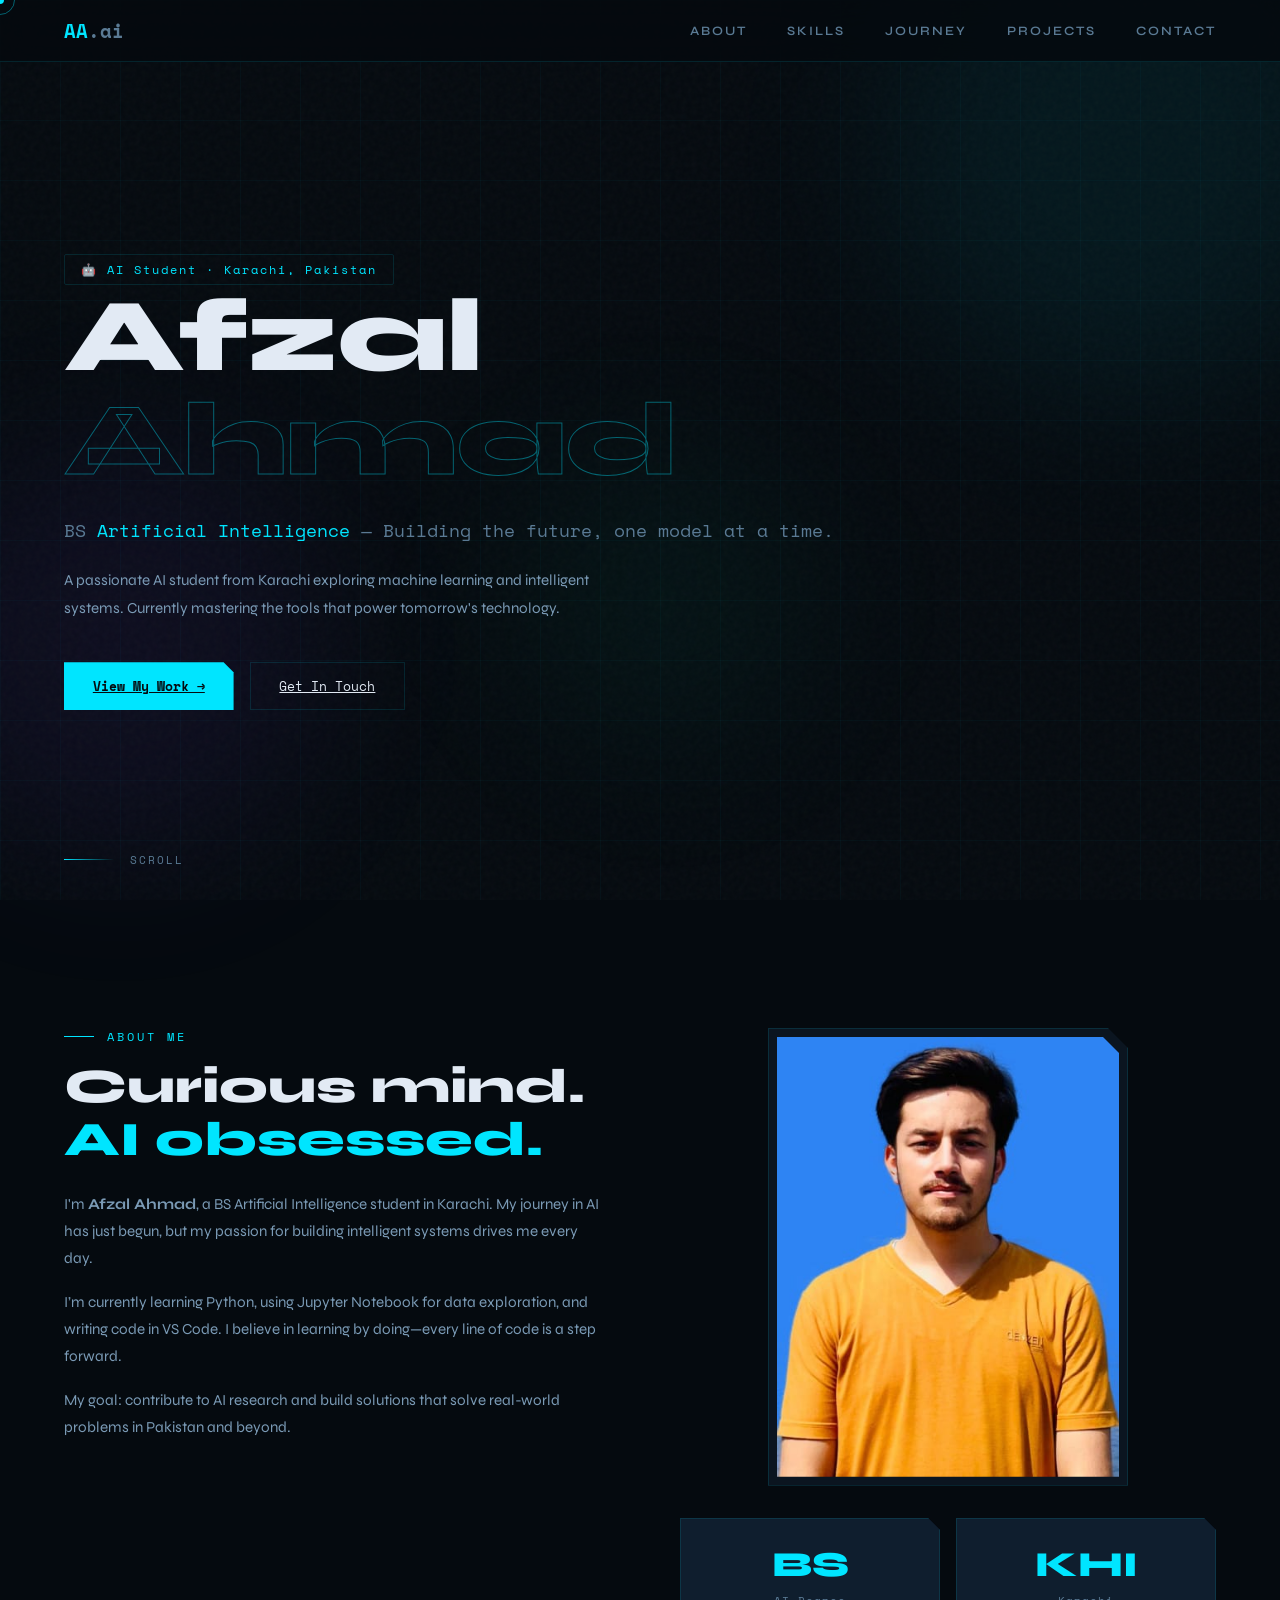
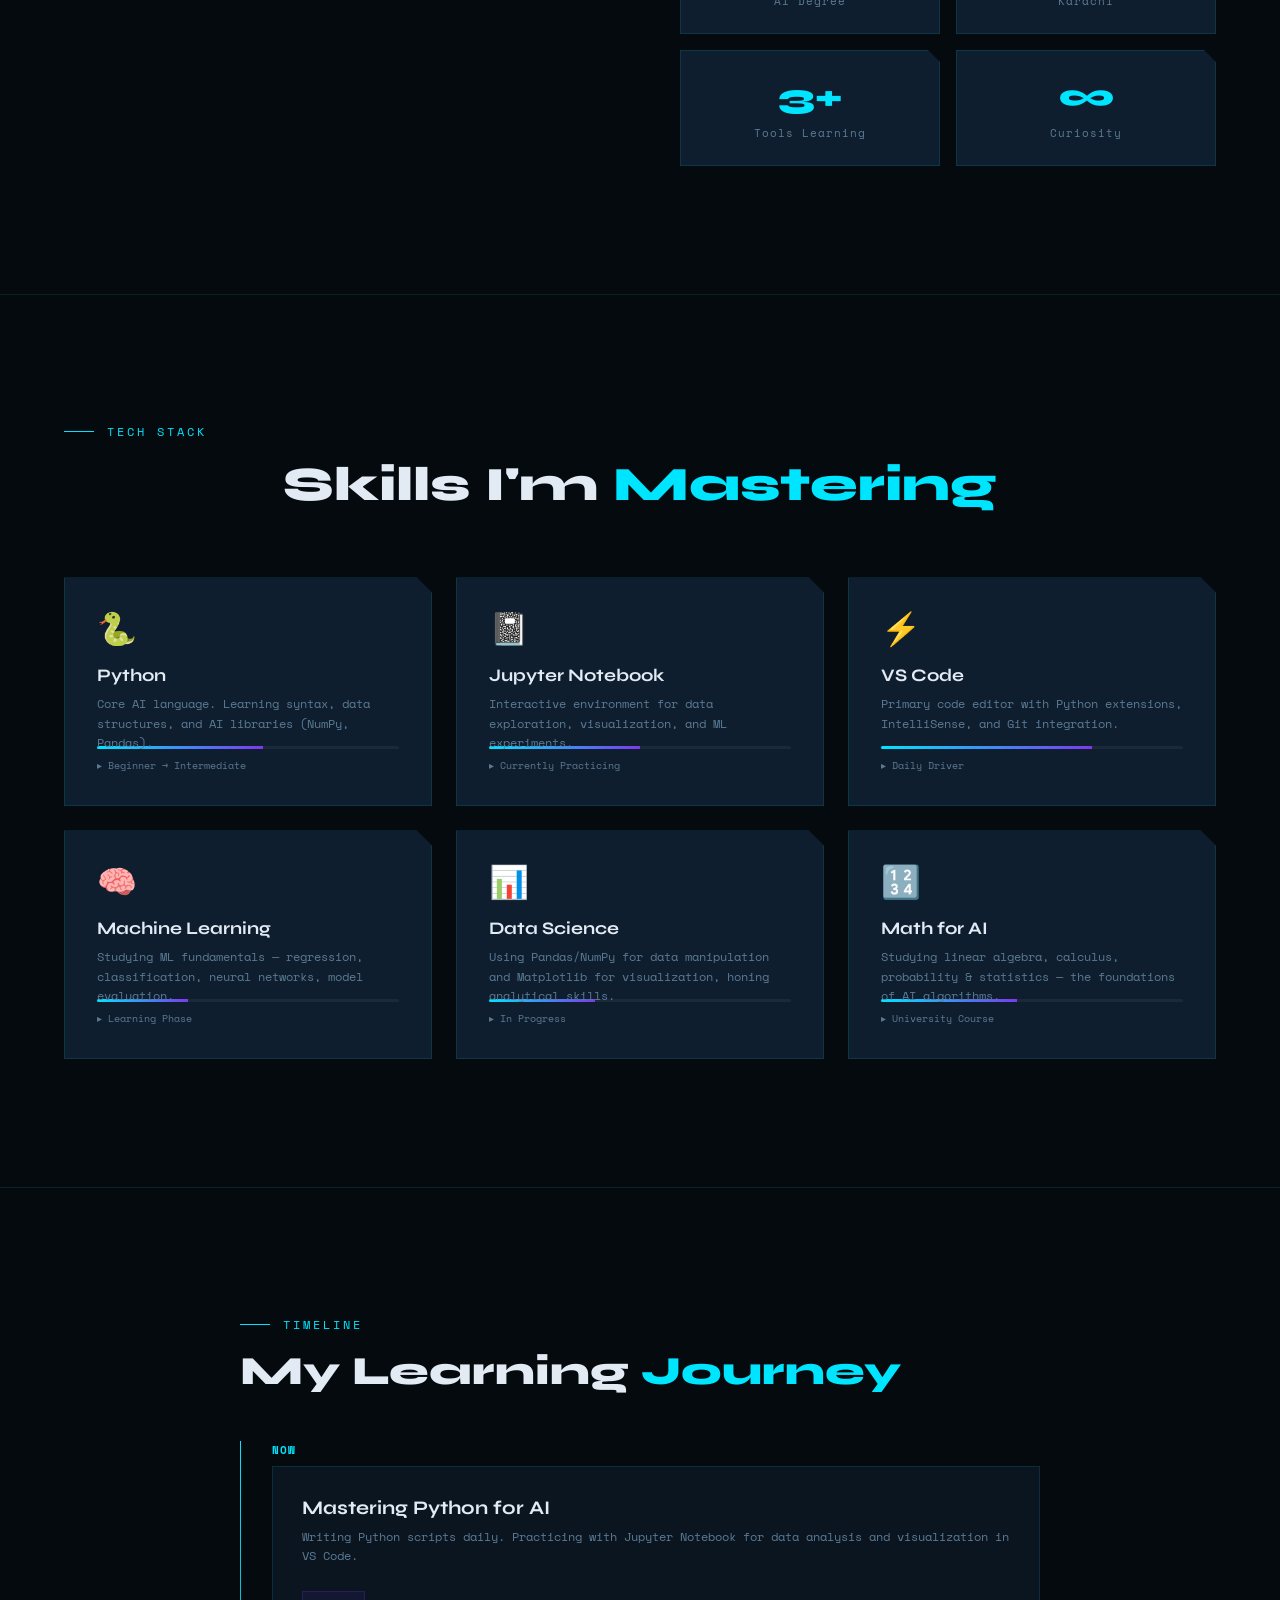
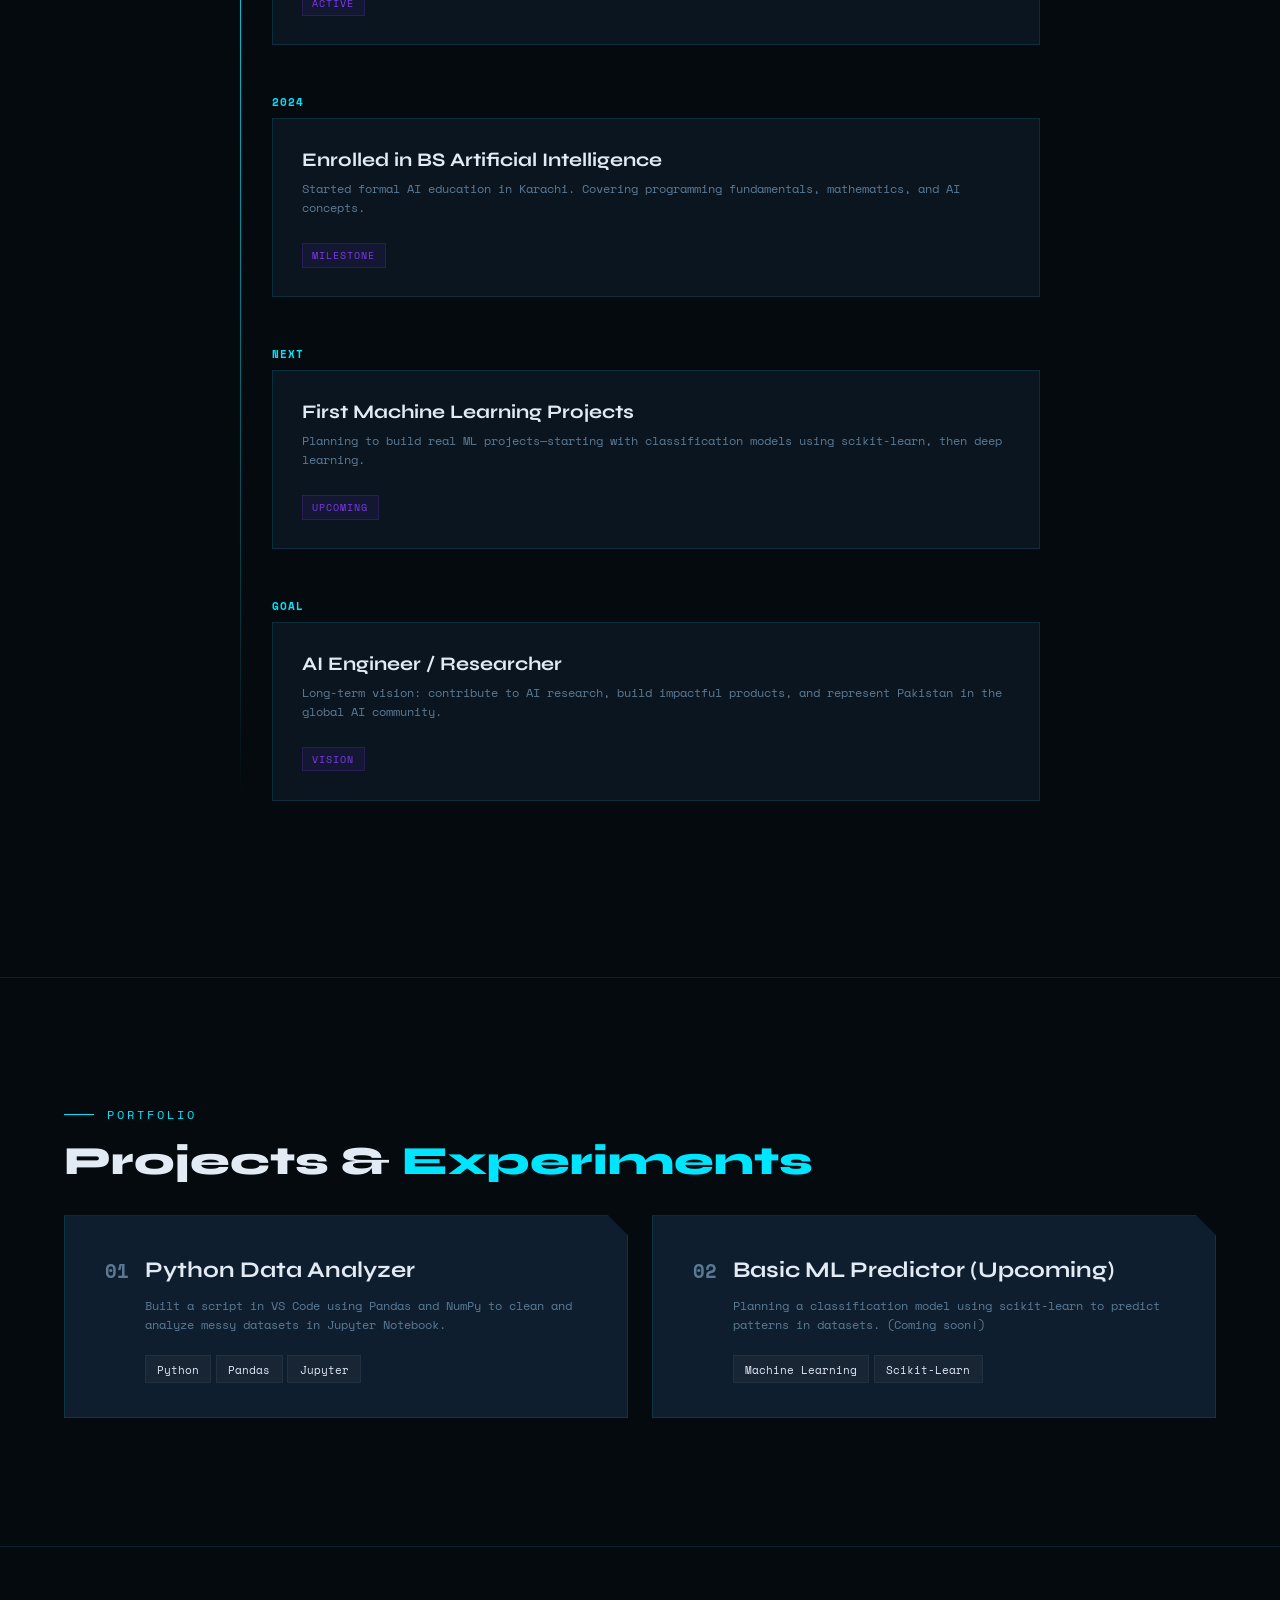
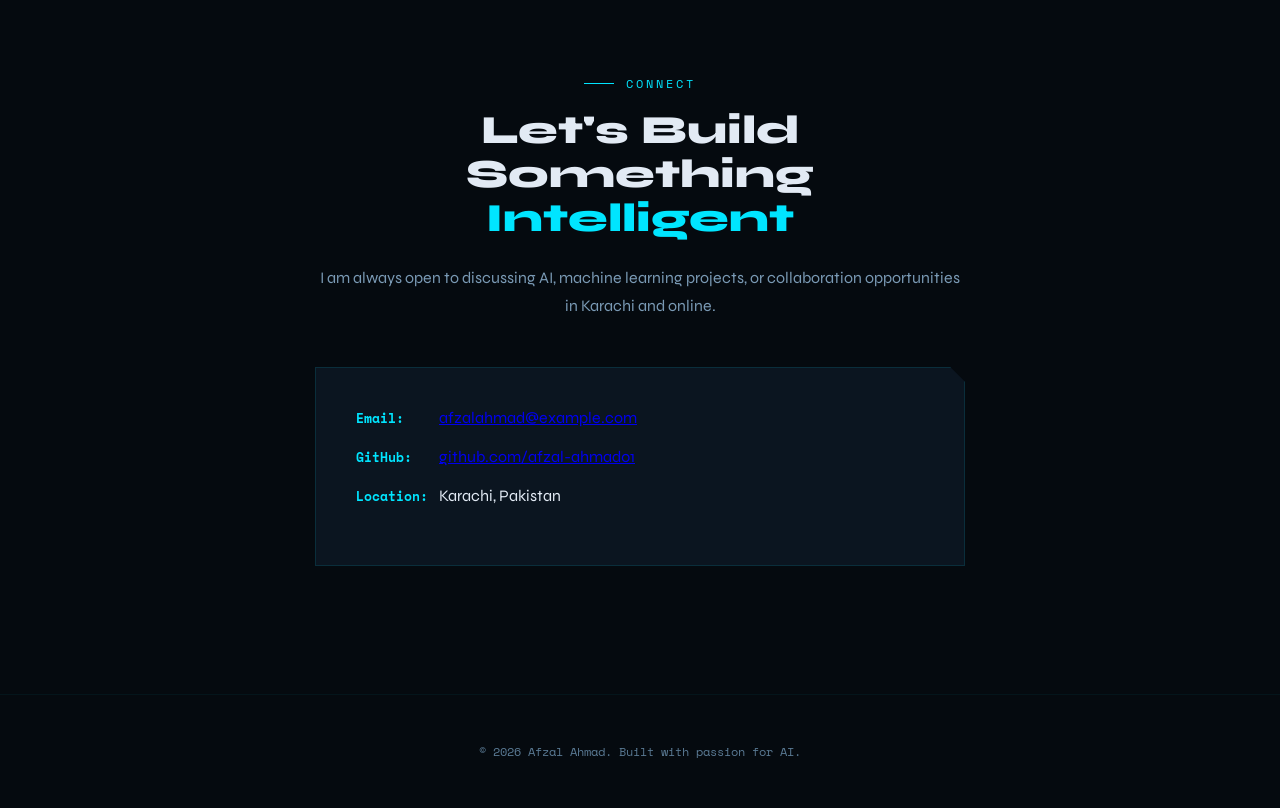
<file: index.html>
<!-- index.html -->
<!DOCTYPE html>
<html lang="en">
<head>
  <meta charset="UTF-8" />
  <meta name="viewport" content="width=device-width, initial-scale=1.0"/>
  <title>Afzal Ahmad — AI Portfolio</title>
  <!-- Google Fonts for Syne and Space Mono -->
  <link href="https://fonts.googleapis.com/css2?family=Space+Mono:ital,wght@0,400;0,700;1,400&family=Syne:wght@400;600;700;800&display=swap" rel="stylesheet"/>
  <link rel="stylesheet" href="style.css"/>
</head>
<body>

  <!-- Background layers: CSS grid pattern and blurred neon orbs -->
  <div class="grid-bg"></div>
  <div class="orb orb-1"></div>
  <div class="orb orb-2"></div>
  <div class="orb orb-3"></div>

  <!-- Custom cursor elements -->
  <div class="cursor" id="cursor"></div>
  <div class="cursor-ring" id="cursorRing"></div>

  <!-- NAVIGATION -->
  <nav>
    <div class="nav-logo">AA<span>.ai</span></div>
    <div class="nav-links">
      <a href="#about">About</a>
      <a href="#skills">Skills</a>
      <a href="#learning">Journey</a>
      <a href="#projects">Projects</a>
      <a href="#contact">Contact</a>
    </div>
  </nav>

  <!-- HERO SECTION -->
  <section id="hero">
    <div class="hero-inner">
      <div class="hero-tag">🤖 AI Student · Karachi, Pakistan</div>
      <h1 class="hero-name">
        Afzal
        <span class="line2">Ahmad</span> <!-- Second line stroked using CSS -->
      </h1>
      <p class="hero-sub">BS <span>Artificial Intelligence</span> — Building the future, one model at a time.</p>
      <p class="hero-desc">
        A passionate AI student from Karachi exploring machine learning and intelligent systems. Currently mastering the tools that power tomorrow's technology.
      </p>
      <div class="hero-ctas">
        <a href="#projects" class="btn-primary">
          View My Work →
        </a>
        <a href="#contact" class="btn-secondary">Get In Touch</a>
      </div>
    </div>
    <div class="scroll-indicator">
      <div class="scroll-line"></div>
      SCROLL
    </div>
  </section>

  <!-- ABOUT SECTION -->
  <section id="about">
    <div class="about-left">
      <p class="section-label">About Me</p>
      <h2 class="about-title">Curious mind.<br><em>AI obsessed.</em></h2>
      <div class="about-text">
        <p>I'm <strong>Afzal Ahmad</strong>, a BS Artificial Intelligence student in Karachi. My journey in AI has just begun, but my passion for building intelligent systems drives me every day.</p>
        <p>I’m currently learning Python, using Jupyter Notebook for data exploration, and writing code in VS Code. I believe in learning by doing—every line of code is a step forward.</p>
        <p>My goal: contribute to AI research and build solutions that solve real-world problems in Pakistan and beyond.</p>
      </div>
    </div>
    <div class="about-right-wrapper">
      <!-- Profile image with clipped corner -->
      <div class="profile-image-container">
        <!-- Put your profile image in the same folder as index.html -->
        <img src="profile.jpeg" alt="Afzal Ahmad" class="profile-img">
      </div>
      <div class="about-stats">
        <div class="stat-card">
          <div class="stat-num">BS</div>
          <div class="stat-label">AI Degree</div>
        </div>
        <div class="stat-card">
          <div class="stat-num">KHI</div>
          <div class="stat-label">Karachi</div>
        </div>
        <div class="stat-card">
          <div class="stat-num">3+</div>
          <div class="stat-label">Tools Learning</div>
        </div>
        <div class="stat-card">
          <div class="stat-num">∞</div>
          <div class="stat-label">Curiosity</div>
        </div>
      </div>
    </div>
  </section>

  <!-- SKILLS SECTION -->
  <section id="skills">
    <div class="skills-header">
      <p class="section-label center">Tech Stack</p>
      <h2 class="skills-title">Skills I'm <em>Mastering</em></h2>
    </div>
    <div class="skills-grid">
      <div class="skill-card">
        <div class="skill-icon">🐍</div>
        <div class="skill-name">Python</div>
        <div class="skill-desc">Core AI language. Learning syntax, data structures, and AI libraries (NumPy, Pandas).</div>
        <div class="skill-bar-wrap"><div class="skill-bar" style="width:55%"></div></div>
        <div class="skill-level">▸ Beginner → Intermediate</div>
      </div>
      <div class="skill-card">
        <div class="skill-icon">📓</div>
        <div class="skill-name">Jupyter Notebook</div>
        <div class="skill-desc">Interactive environment for data exploration, visualization, and ML experiments.</div>
        <div class="skill-bar-wrap"><div class="skill-bar" style="width:50%"></div></div>
        <div class="skill-level">▸ Currently Practicing</div>
      </div>
      <div class="skill-card">
        <div class="skill-icon">⚡</div>
        <div class="skill-name">VS Code</div>
        <div class="skill-desc">Primary code editor with Python extensions, IntelliSense, and Git integration.</div>
        <div class="skill-bar-wrap"><div class="skill-bar" style="width:70%"></div></div>
        <div class="skill-level">▸ Daily Driver</div>
      </div>
      <div class="skill-card">
        <div class="skill-icon">🧠</div>
        <div class="skill-name">Machine Learning</div>
        <div class="skill-desc">Studying ML fundamentals — regression, classification, neural networks, model evaluation.</div>
        <div class="skill-bar-wrap"><div class="skill-bar" style="width:30%"></div></div>
        <div class="skill-level">▸ Learning Phase</div>
      </div>
      <div class="skill-card">
        <div class="skill-icon">📊</div>
        <div class="skill-name">Data Science</div>
        <div class="skill-desc">Using Pandas/NumPy for data manipulation and Matplotlib for visualization, honing analytical skills.</div>
        <div class="skill-bar-wrap"><div class="skill-bar" style="width:35%"></div></div>
        <div class="skill-level">▸ In Progress</div>
      </div>
      <div class="skill-card">
        <div class="skill-icon">🔢</div>
        <div class="skill-name">Math for AI</div>
        <div class="skill-desc">Studying linear algebra, calculus, probability & statistics — the foundations of AI algorithms.</div>
        <div class="skill-bar-wrap"><div class="skill-bar" style="width:45%"></div></div>
        <div class="skill-level">▸ University Course</div>
      </div>
    </div>
  </section>

  <!-- TIMELINE SECTION -->
  <section id="learning">
    <div class="learning-inner">
      <p class="section-label">Timeline</p>
      <h2 class="about-title" style="font-size:2.5rem">My Learning <em>Journey</em></h2>
      <div class="timeline">
        <div class="timeline-item">
          <div class="timeline-date">NOW</div>
          <div class="timeline-content">
            <h3>Mastering Python for AI</h3>
            <p>Writing Python scripts daily. Practicing with Jupyter Notebook for data analysis and visualization in VS Code.</p>
            <span class="timeline-tag">ACTIVE</span>
          </div>
        </div>
        <div class="timeline-item">
          <div class="timeline-date">2024</div>
          <div class="timeline-content">
            <h3>Enrolled in BS Artificial Intelligence</h3>
            <p>Started formal AI education in Karachi. Covering programming fundamentals, mathematics, and AI concepts.</p>
            <span class="timeline-tag">MILESTONE</span>
          </div>
        </div>
        <div class="timeline-item">
          <div class="timeline-date">NEXT</div>
          <div class="timeline-content">
            <h3>First Machine Learning Projects</h3>
            <p>Planning to build real ML projects—starting with classification models using scikit-learn, then deep learning.</p>
            <span class="timeline-tag">UPCOMING</span>
          </div>
        </div>
        <div class="timeline-item">
          <div class="timeline-date">GOAL</div>
          <div class="timeline-content">
            <h3>AI Engineer / Researcher</h3>
            <p>Long-term vision: contribute to AI research, build impactful products, and represent Pakistan in the global AI community.</p>
            <span class="timeline-tag">VISION</span>
          </div>
        </div>
      </div>
    </div>
  </section>

  <!-- PROJECTS SECTION -->
  <section id="projects">
    <p class="section-label">Portfolio</p>
    <h2 class="about-title" style="font-size:2.5rem; margin-bottom: 2rem;">Projects &amp; <em>Experiments</em></h2>
    <div class="projects-grid">
      <div class="project-card">
        <div class="project-num">01</div>
        <div class="project-content">
          <h3>Python Data Analyzer</h3>
          <p>Built a script in VS Code using Pandas and NumPy to clean and analyze messy datasets in Jupyter Notebook.</p>
          <div class="project-tech"><span>Python</span><span>Pandas</span><span>Jupyter</span></div>
        </div>
      </div>
      <div class="project-card">
        <div class="project-num">02</div>
        <div class="project-content">
          <h3>Basic ML Predictor (Upcoming)</h3>
          <p>Planning a classification model using scikit-learn to predict patterns in datasets. (Coming soon!)</p>
          <div class="project-tech"><span>Machine Learning</span><span>Scikit-Learn</span></div>
        </div>
      </div>
    </div>
  </section>

  <!-- CONTACT SECTION -->
  <section id="contact">
    <div class="contact-inner">
      <p class="section-label" style="justify-content:center">Connect</p>
      <h2 class="about-title" style="font-size:2.5rem;">Let's Build Something <em>Intelligent</em></h2>
      <p class="contact-desc">I am always open to discussing AI, machine learning projects, or collaboration opportunities in Karachi and online.</p>
      <div class="contact-info">
        <div class="info-item"><strong>Email:</strong> <a href="mailto:afzalahmad@example.com">afzalahmad@example.com</a></div>
        <div class="info-item"><strong>GitHub:</strong> <a href="https://github.com/afzal-ahmad01" target="_blank">github.com/afzal-ahmad01</a></div>
        <div class="info-item"><strong>Location:</strong> Karachi, Pakistan</div>
      </div>
    </div>
  </section>

  <!-- FOOTER -->
  <footer>
    <p>© 2026 <span>Afzal Ahmad</span>. Built with passion for AI.</p>
  </footer>

  <!-- CUSTOM CURSOR SCRIPT -->
  <script>
    // Make the small dot and ring follow the mouse
    const cursor = document.getElementById('cursor');
    const ring = document.getElementById('cursorRing');
    document.addEventListener('mousemove', (e) => {
      // Move cursor dot and ring smoothly
      ring.style.transform = `translate(${e.clientX - 15}px, ${e.clientY - 15}px)`;
      cursor.style.transform = `translate(${e.clientX - 4}px, ${e.clientY - 4}px)`;
    });
    // Hover effects on links and buttons
    document.querySelectorAll('a, button').forEach(el => {
      el.addEventListener('mouseenter', () => {
        ring.style.transform += ' scale(1.5)'; 
        ring.style.borderColor = 'rgba(0,229,255,0.6)';
      });
      el.addEventListener('mouseleave', () => {
        ring.style.transform = ring.style.transform.replace(' scale(1.5)','');
        ring.style.borderColor = 'rgba(0,229,255,0.3)';
      });
    });
  </script>

</body>
</html>
</file>
<file: style.css>
/* style.css */
/* ── Variables for theme colors and fonts ── */
:root {
  --bg: #050a0f;      /* Dark background */
  --surface: #0b1520; /* Slightly lighter surface */
  --card: #0f1e2e;    /* Card background */
  --accent: #00e5ff;  /* Cyan accent */
  --accent2: #7c3aed; /* Purple accent */
  --accent3: #10b981; /* Green accent */
  --text: #e2eaf4;    /* Main text color */
  --muted: #5a7a94;   /* Subdued text */
  --border: rgba(0,229,255,0.12); /* Light border color */
  --glow: 0 0 30px rgba(0,229,255,0.15); /* Shadow for glow effect */
}
/* Reset and base styles */
*, *::before, *::after { margin:0; padding:0; box-sizing:border-box; cursor: none; }
html { scroll-behavior: smooth; background: var(--bg); color: var(--text); }
body { font-family: 'Syne', sans-serif; overflow-x: hidden; position: relative; }

/* Noise overlay (subtle film grain) */
body::before {
  content: '';
  position: fixed; inset: 0;
  /* Fractal noise SVG from CSS Tricks */
  background-image: url("data:image/svg+xml,%3Csvg viewBox='0 0 200 200' xmlns='http://www.w3.org/2000/svg'%3E%3Cfilter id='n'%3E%3CfeTurbulence type='fractalNoise' baseFrequency='0.85' numOctaves='3' stitchTiles='stitch'/%3E%3C/filter%3E%3Crect width='100%25' height='100%25' filter='url(%23n)' opacity='0.03'/%3E%3C/svg%3E");
  pointer-events: none; z-index: -1;
}

/* Grid background: thin neon lines */
.grid-bg {
  position: fixed; inset:0; z-index:-2;
  background-image:
    linear-gradient(rgba(0,229,255,0.03) 1px, transparent 1px),
    linear-gradient(90deg, rgba(0,229,255,0.03) 1px, transparent 1px);
  background-size: 60px 60px;
}

/* Neon orbs (blurred colored circles) */
.orb {
  position: fixed; border-radius: 50%; filter: blur(80px); pointer-events: none; z-index: -1;
}
.orb-1 { width:500px; height:500px; background: rgba(0,229,255,0.06); top:-100px; right:-100px; }
.orb-2 { width:400px; height:400px; background: rgba(124,58,237,0.07); bottom:50px; left:-80px; }
.orb-3 { width:300px; height:300px; background: rgba(16,185,129,0.05); top:50%; left:40%; }

/* Custom cursor elements */
.cursor {
  width:8px; height:8px; background: var(--accent); border-radius:50%;
  position: fixed; z-index:9999; transform: translate(-50%,-50%);
}
.cursor-ring {
  width:30px; height:30px; border:1px solid rgba(0,229,255,0.4); border-radius:50%;
  position: fixed; z-index:9998; transform: translate(-50%,-50%); transition: transform 0.1s ease-out;
}

/* Navigation bar */
nav {
  position: fixed; top:0; left:0; right:0; z-index:100;
  display:flex; justify-content: space-between; align-items:center;
  padding: 1rem 4rem;
  background: rgba(5,10,15,0.85);
  backdrop-filter: blur(20px);
  border-bottom: 1px solid var(--border);
}
.nav-logo {
  font-family: 'Space Mono', monospace;
  font-size:1.2rem; font-weight:800; color: var(--accent);
}
.nav-logo span { color: var(--muted); }
.nav-links { display:flex; gap:2.5rem; }
.nav-links a {
  font-family:'Syne', sans-serif; font-size:0.8rem; font-weight:600;
  letter-spacing:2px; text-transform: uppercase;
  color: var(--muted); text-decoration:none; position:relative; transition: color .3s;
}
.nav-links a::after {
  content: ''; position:absolute; left:0; bottom:-4px;
  height:1px; width:0; background: var(--accent); transition: width .3s;
}
.nav-links a:hover { color: var(--accent); }
.nav-links a:hover::after { width:100%; }

/* HERO SECTION */
#hero { min-height:100vh; display:flex; align-items:center; padding:8rem 4rem 4rem; position:relative; }
.hero-inner { max-width: 900px; }
.hero-tag {
  display:inline-flex; align-items:center; gap:0.6rem;
  font-family:'Space Mono', monospace; font-size:0.75rem; color: var(--accent);
  letter-spacing:2px; border:1px solid var(--border); padding:0.4rem 1rem; border-radius:2px;
}
.hero-name {
  font-size: clamp(3.5rem, 9vw, 6.5rem);
  font-weight:800; line-height:1.0; letter-spacing:-2px;
}
.hero-name .line2 {
  display:block;
  -webkit-text-stroke: 1px rgba(0,229,255,0.4);  /* stroked outline for second line */
  color: transparent;
}
.hero-sub {
  font-family:'Space Mono', monospace; font-size:1.1rem;
  color: var(--muted); margin-top:1.5rem;
}
.hero-sub span { color: var(--accent); }
.hero-desc {
  max-width:550px; color:#7a9ab5; line-height:1.8; margin-top:1.5rem; font-size:0.95rem;
}
.hero-ctas { display:flex; gap:1rem; margin-top:2.5rem; flex-wrap:wrap; }
.btn-primary {
  background: var(--accent); color: #050a0f;
  font-family:'Space Mono', monospace; font-size:0.8rem; font-weight:700;
  padding: 0.85rem 1.8rem; border:none;
  display:inline-flex; align-items:center; gap:0.5rem;
  clip-path: polygon(0 0, calc(100% - 10px) 0, 100% 10px, 100% 100%, 0 100%);
  transition: transform .2s, box-shadow .2s;
}
.btn-primary:hover { transform: translateY(-2px); box-shadow: var(--glow); }
.btn-secondary {
  background: transparent; color: var(--text);
  font-family:'Space Mono', monospace; font-size:0.8rem; border: 1px solid var(--border);
  padding: 0.85rem 1.8rem; transition: border-color .2s, background .2s;
}
.btn-secondary:hover { border-color: var(--accent); background: rgba(0,229,255,0.05); }
.scroll-indicator {
  position: absolute; bottom:2rem; left:4rem;
  display: flex; align-items:center; gap:1rem;
  font-family:'Space Mono', monospace; font-size:0.7rem; color: var(--muted); letter-spacing:2px;
}
.scroll-line {
  width:50px; height:1px; background: linear-gradient(90deg, var(--accent), transparent);
  animation: scrollLine 2s infinite;
}
@keyframes scrollLine {
  0% { transform: scaleX(0); transform-origin:left; }
  50% { transform: scaleX(1); transform-origin:left; }
  51% { transform: scaleX(1); transform-origin:right; }
  100% { transform: scaleX(0); transform-origin:right; }
}

/* ABOUT SECTION */
#about { padding:8rem 4rem; display:grid; grid-template-columns:1fr 1fr; gap:5rem; align-items:start; }
.section-label {
  display:flex; align-items:center; gap:0.8rem;
  font-family:'Space Mono', monospace; font-size:0.75rem; color: var(--accent);
  letter-spacing:3px; text-transform:uppercase; margin-bottom:1rem;
}
.section-label::before {
  content:''; width:30px; height:1px; background: var(--accent);
}
.about-title { font-size: clamp(2rem, 4vw, 3rem); font-weight:800; line-height:1.1; margin-bottom:1.5rem; }
.about-title em { color: var(--accent); font-style:normal; }
.about-text { color:#7a9ab5; line-height:1.8; font-size:0.95rem; }
.about-text p { margin-bottom:1rem; }
.about-right-wrapper { display:flex; flex-direction:column; gap:2rem; }
.profile-image-container {
  max-width: 360px; margin:0 auto; position:relative;
  clip-path: polygon(0 0, calc(100% - 20px) 0, 100% 20px, 100% 100%, 0 100%);
  border: 1px solid var(--border); padding: 8px; background: var(--surface);
  box-shadow: 0 10px 30px rgba(0,0,0,0.3);
}
.profile-img {
  width:100%; display:block;
  clip-path: polygon(0 0, calc(100% - 16px) 0, 100% 16px, 100% 100%, 0 100%);
}
.about-stats { display:grid; grid-template-columns: 1fr 1fr; gap:1rem; }
.stat-card {
  background: var(--card); border:1px solid var(--border); padding:1.5rem;
  clip-path: polygon(0 0, calc(100% - 12px) 0, 100% 12px, 100% 100%, 0 100%);
  text-align:center;
}
.stat-num { font-size:2.2rem; font-weight:800; color: var(--accent); }
.stat-label {
  font-family:'Space Mono', monospace; font-size:0.7rem; color: var(--muted);
  letter-spacing:1px; margin-top:0.4rem;
}

/* SKILLS SECTION */
#skills { padding:8rem 4rem; border-top:1px solid var(--border); }
.skills-header { text-align:center; margin-bottom:4rem; }
.skills-title { font-size: clamp(2rem, 4vw, 3rem); font-weight:800; }
.skills-title em { color: var(--accent); font-style:normal; }
.skills-grid {
  display:grid; grid-template-columns: repeat(auto-fit, minmax(280px, 1fr)); gap:1.5rem;
}
.skill-card {
  background: var(--card); border:1px solid var(--border); padding:2rem;
  transition: transform .3s, border-color .3s, box-shadow .3s;
  clip-path: polygon(0 0, calc(100% - 15px) 0, 100% 15px, 100% 100%, 0 100%);
}
.skill-card:hover {
  transform: translateY(-5px); border-color: var(--accent); box-shadow: var(--glow);
}
.skill-icon { font-size:2rem; margin-bottom:1rem; }
.skill-name { font-size:1.1rem; font-weight:700; margin-bottom:0.5rem; }
.skill-desc {
  font-family:'Space Mono', monospace; font-size:0.75rem; color: var(--muted);
  line-height:1.6; margin-bottom:1rem; height:3em;
}
.skill-bar-wrap {
  background: rgba(255,255,255,0.05); height:3px; border-radius:2px; overflow:hidden;
  margin-bottom:0.5rem;
}
.skill-bar { height:100%; background: linear-gradient(90deg, var(--accent), var(--accent2)); }
.skill-level {
  font-family:'Space Mono', monospace; font-size:0.65rem; color: var(--muted);
  margin-top:0.5rem;
}

/* TIMELINE SECTION */
#learning { padding:8rem 4rem; border-top:1px solid var(--border); }
.learning-inner { max-width:800px; margin:0 auto; }
.timeline { position: relative; padding-left:2rem; margin-top:3rem; }
.timeline::before {
  content:''; position:absolute; top:0; left:0; width:1px; height:100%;
  background: linear-gradient(var(--accent), transparent);
}
.timeline-item { margin-bottom:3rem; }
.timeline-date {
  font-family:'Space Mono', monospace; font-size:0.7rem; color: var(--accent);
  letter-spacing:1px; margin-bottom:0.5rem; font-weight:700;
}
.timeline-content {
  background: var(--surface); border:1px solid var(--border); padding:1.8rem;
}
.timeline-content h3 {
  font-size:1.2rem; margin-bottom:0.5rem;
}
.timeline-content p {
  font-family:'Space Mono', monospace; font-size:0.75rem; color: var(--muted);
  line-height:1.6; margin-bottom:1rem;
}
.timeline-tag {
  display:inline-block;
  font-family:'Space Mono', monospace; font-size:0.65rem; color: var(--accent2);
  background: rgba(124,58,237,0.08); padding: 0.2rem 0.6rem; border:1px solid rgba(124,58,237,0.2);
  margin-top:0.6rem; letter-spacing:1px;
}

/* PROJECTS SECTION */
#projects { padding:8rem 4rem; border-top:1px solid var(--border); }
.projects-grid { display:grid; grid-template-columns: repeat(auto-fit, minmax(280px, 1fr)); gap:1.5rem; margin-top:2rem; }
.project-card {
  display:flex; gap:1rem;
  background: var(--card); border:1px solid var(--border); padding:2.5rem;
  clip-path: polygon(0 0, calc(100% - 20px) 0, 100% 20px, 100% 100%, 0 100%);
  transition: transform .3s, box-shadow .3s;
}
.project-card:hover {
  transform: translateY(-4px); border-color: var(--accent); box-shadow: var(--glow);
}
.project-num {
  font-family:'Space Mono', monospace; font-size:1.2rem; font-weight:700; color: var(--muted);
}
.project-content h3 {
  font-size:1.4rem; margin-bottom:0.8rem;
}
.project-content p {
  font-family:'Space Mono', monospace; font-size:0.75rem; color: var(--muted);
  line-height:1.6; margin-bottom:1.5rem;
}
.project-tech span {
  font-family:'Space Mono', monospace; font-size:0.7rem;
  background: rgba(255,255,255,0.03); color: var(--text);
  padding: 0.3rem 0.7rem; border:1px solid rgba(255,255,255,0.05);
  margin-right:0.3rem;
}

/* CONTACT SECTION */
#contact { padding:8rem 4rem; border-top:1px solid var(--border); text-align:center; }
.contact-inner { max-width:650px; margin:0 auto; }
.contact-desc { color:#7a9ab5; line-height:1.7; margin-bottom:3rem; }
.contact-info {
  background: var(--surface); border:1px solid var(--border); padding:2.5rem;
  clip-path: polygon(0 0, calc(100% - 15px) 0, 100% 15px, 100% 100%, 0 100%);
  text-align:left;
}
.info-item { margin-bottom:1.2rem; font-size:1rem; }
.info-item strong {
  color: var(--accent); font-family:'Space Mono', monospace; font-size:0.8rem;
  width: 80px; display:inline-block;
}
.info-item a:hover { color: var(--accent); }

/* FOOTER */
footer {
  text-align:center; padding:3rem 4rem; border-top: 1px solid rgba(0,229,255,0.05);
  color: var(--muted); font-family:'Space Mono', monospace; font-size:0.75rem;
}

/* Responsive adjustments */
@media (max-width: 768px) {
  nav { padding:1rem 1.5rem; }
  .nav-links { display:none; }
  #hero { padding:7rem 1.5rem 4rem; }
  #about { grid-template-columns:1fr; padding:5rem 1.5rem; gap:3rem; }
  #skills, #learning, #projects, #contact { padding:5rem 1.5rem; }
  .projects-grid { grid-template-columns: 1fr; gap:1.5rem; }
  footer { flex-direction: column; gap:1rem; text-align:center; padding:2rem 1.5rem; }
  * { cursor: auto !important; }
  .cursor, .cursor-ring { display: none !important; }
}
</file>
